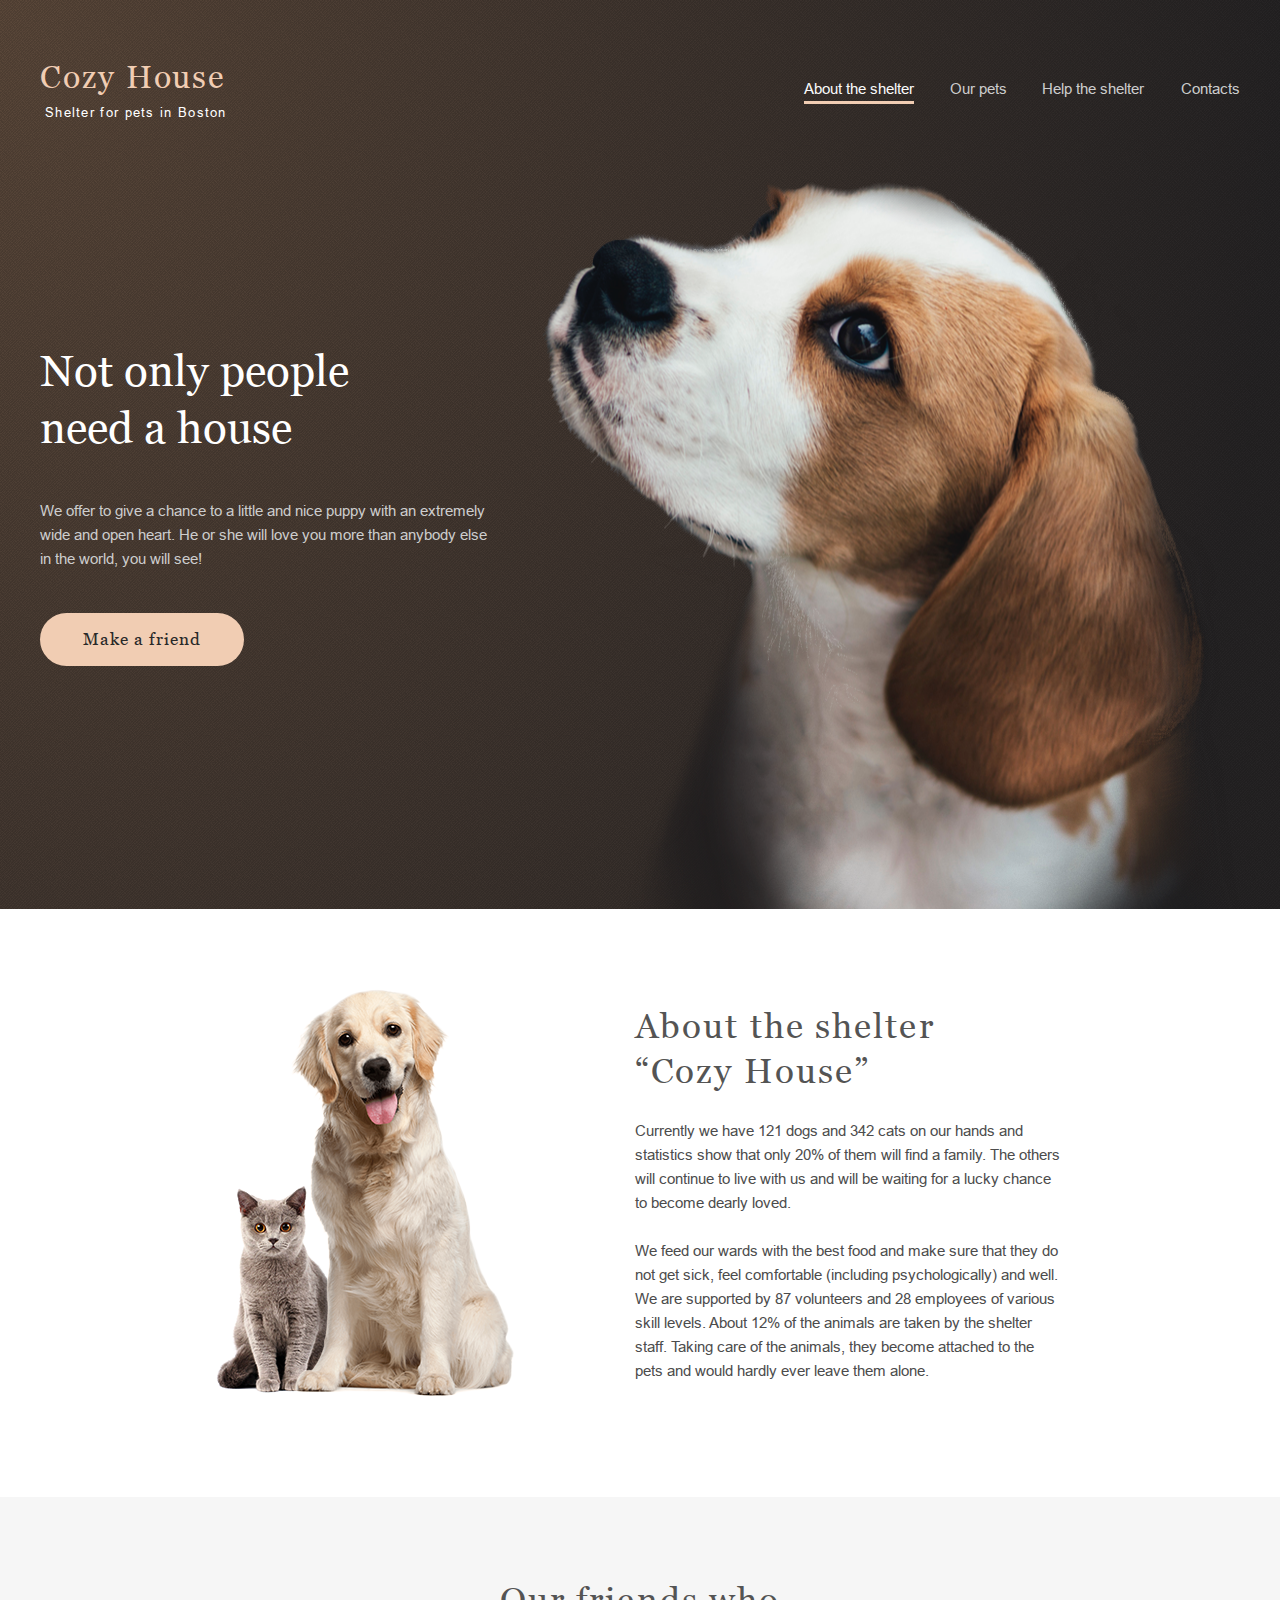
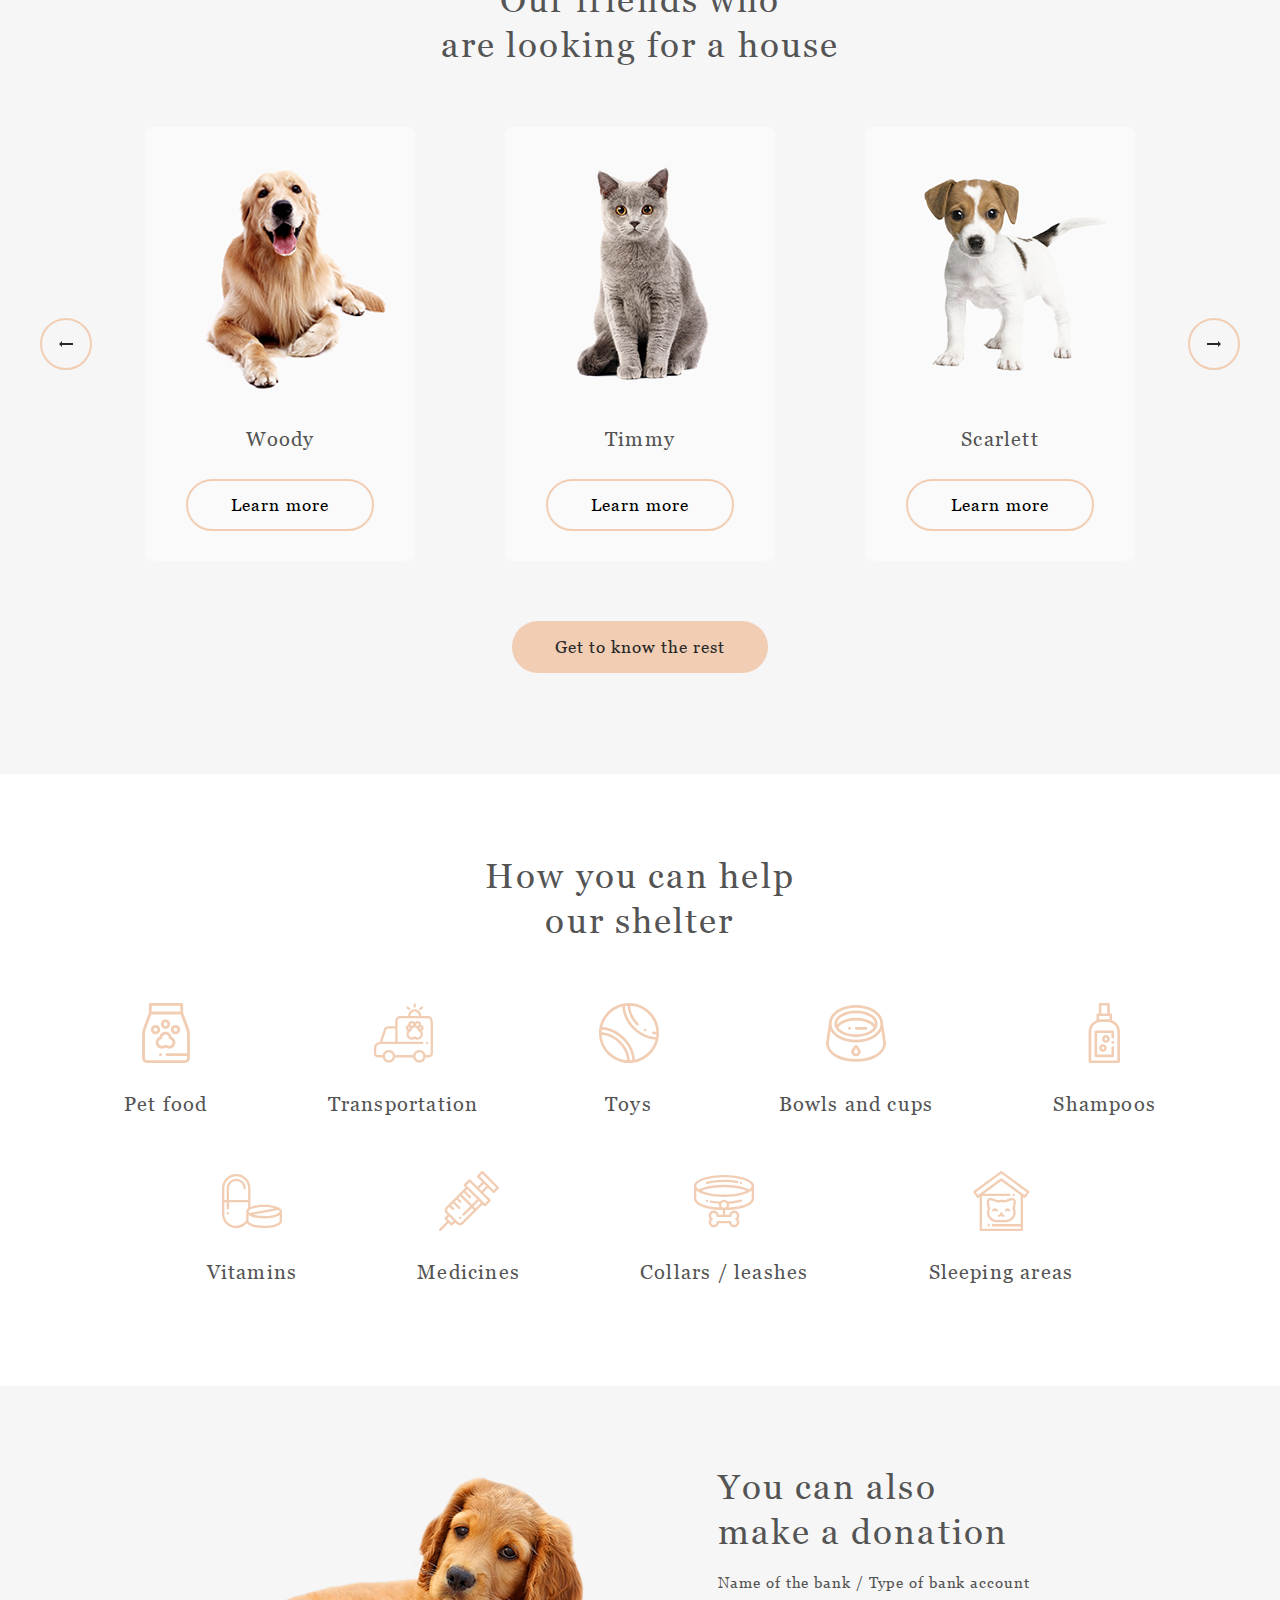
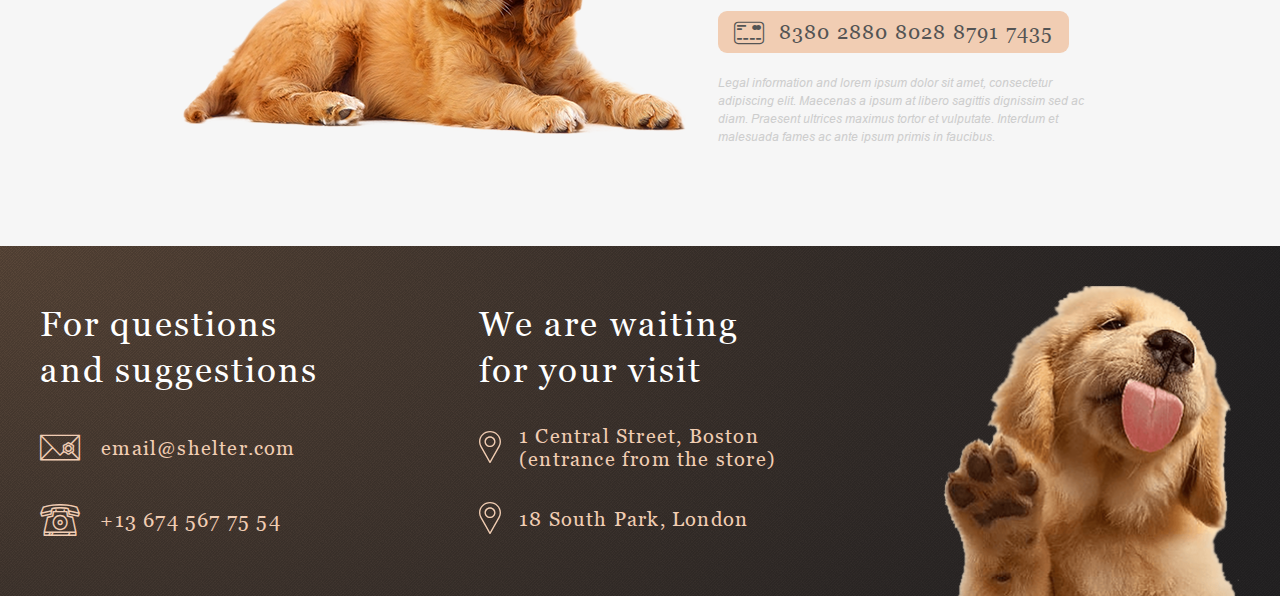
<file: pages/main/index.html>
<!DOCTYPE html>
<html lang="en">

<head>
    <meta charset="UTF-8">
    <meta http-equiv="X-UA-Compatible" content="IE=edge">
    <meta name="viewport" content="width=device-width, initial-scale=1.0">
    <title>Shelter</title>
    <link rel="stylesheet" href="../css/common.css">
    <link rel="stylesheet" href="style.css">
</head>

<body class="lock-padding">
    <div class="wrapper">
        <div class="blackout"></div>
        <header class="header">
            <div class="header__container _container">

                <div class="logo">
                    <a href="#" class="logo__title">
                        <h1>Cozy House</h1>
                    </a>
                    <p class="logo__subtitle">Shelter for pets in Boston</p>
                </div>

                <button class="burger__button" id="burger__button">
                    <span class="burger__line"></span>
                </button>

                <nav class="header__menu">
                    <ul class="menu__list">
                        <li class="menu__item">
                            <a href="#" class="menu__link menu__link_active">About the shelter</a>
                        </li>
                        <li class="menu__item">
                            <a href="../pets/index.html" class="menu__link">Our pets</a>
                        </li>
                        <li class="menu__item">
                            <a href="#help" class="menu__link">Help the shelter</a>
                        </li>
                        <li class="menu__item">
                            <a href="#contacts" class="menu__link">Contacts</a>
                        </li>
                    </ul>
                </nav>

            </div>
        </header>

        <main class="main">
            <section class="start-screen">
                <div class="start-screen__container _container">
                    <div class="start-screen__сontent">
                        <h2 class="start-screen__title title">Not only people need a house</h2>
                        <p class="start-screen__text text">We offer to give a chance to a little and nice puppy with an
                            extremely wide and open heart. He or she will love you more than anybody else in the world,
                            you will see!</p>
                        <div class="start-screen__button"><a href="#our-friends" class="button orange">Make a friend</a>
                        </div>
                    </div>
                    <div class="start-screen-puppy _ibg">
                        <img src="../../assets/images/start-screen-puppy.png" alt="puppy">
                    </div>
                </div>
                <div class="start-screen__img"></div>
            </section>
            <section class="about">
                <div class="about__container _container">
                    <div class="about__pets">
                        <img src="../../assets/images/about-pets.png" alt="pets">
                    </div>
                    <div class="about__content">
                        <h2 class="about__title title_dark">About the shelter “Cozy House”</h2>
                        <p class="about__text text_dark">Currently we have 121 dogs and 342 cats on our hands and
                            statistics
                            show that only 20% of them will find a family. The others will continue to live with us and
                            will be waiting for a lucky chance to become dearly loved.</p>
                        <p class="about__text text_dark">We feed our wards with the best food and make sure that they do
                            not
                            get sick, feel comfortable (including psychologically) and well. We are supported by 87
                            volunteers and 28 employees of various skill levels. About 12% of the animals are taken by
                            the shelter staff. Taking care of the animals, they become attached to the pets and would
                            hardly ever leave them alone.</p>
                    </div>
                </div>
            </section>
            <section class="our-friends" id="our-friends">
                <div class="our-friends__container _container">
                    <div class="our-friends__title title_dark">
                        <h2>Our friends who <br> are looking for a house</h2>
                    </div>
                    <div class="slider">
                        <button class="button-round button-slider" id="slide-previous"><img
                                src="../../assets/icons/left-arrow.svg" alt="left"></button>
                        <div class="slides">
                            <div class="card">
                            </div>
                            <div class="card">
                            </div>
                            <div class="card">
                            </div>
                        </div>
                        <button class="button-round button-slider" id="slide-next"><img
                                src="../../assets/icons/rigth-arrow.svg" alt="right"></button>
                    </div>
                    <a href="../pets/index.html" class="button orange">Get to know the rest</a>
                </div>
            </section>
            <section class="help" id="help">
                <div class="help__container _container">
                    <div class="help__content">
                        <div class="help__title title_dark">How you can help <br>
                            our shelter</div>
                        <ul class="help__list">
                            <div class="help-card__container">
                                <li class="help-card help-card_1">
                                    <img src="../../assets/icons/icon-pet-food.svg" alt="" class="card__img">
                                    <h4 class="help-card__text">Pet food</h4>
                                </li>
                                <li class="help-card help-card_2">
                                    <img src="../../assets/icons/icon-transportation.svg" alt="" class="card__img">
                                    <h4 class="help-card__text">Transportation</h4>
                                </li>
                                <li class="help-card help-card_3">
                                    <img src="../../assets/icons/icon-toys.svg" alt="" class="card__img">
                                    <h4 class="help-card__text">Toys</h4>
                                </li>
                                <li class="help-card help-card_4">
                                    <img src="../../assets/icons/icon-bowls-and-cups.svg" alt="" class="card__img">
                                    <h4 class="help-card__text">Bowls and cups</h4>
                                </li>
                                <li class="help-card help-card_5">
                                    <img src="../../assets/icons/icon-shampoos.svg" alt="" class="card__img">
                                    <h4 class="help-card__text">Shampoos</h4>
                                </li>
                                <li class="help-card help-card_6">
                                    <img src="../../assets/icons/icon-vitamins.svg" alt="" class="card__img">
                                    <h4 class="help-card__text">Vitamins</h4>
                                </li>
                                <li class="help-card help-card_7">
                                    <img src="../../assets/icons/icon-medicines.svg" alt="" class="card__img">
                                    <h4 class="help-card__text">Medicines</h4>
                                </li>
                                <li class="help-card help-card_8">
                                    <img src="../../assets/icons/icon-collars-leashes.svg" alt="" class="card__img">
                                    <h4 class="help-card__text">Collars / leashes</h4>
                                </li>
                                <li class="help-card help-card_9">
                                    <img src="../../assets/icons/icon-sleeping-area.svg" alt="" class="card__img">
                                    <h4 class="help-card__text">Sleeping areas</h4>
                                </li>
                            </div>
                        </ul>
                    </div>
                </div>
            </section>
            <section class="donation">
                <div class="donation__container _container">
                    <img src="../../assets/images/donation-dog.png" alt="donation-dog" class="donation__img">
                    <div class="donation__content">
                        <h3 class="donation__title title_dark">You can also make a donation</h3>
                        <h5>Name of the bank / Type of bank account</h5>
                        <a href="#" class="donation__credit-card _icon-credit-card">8380 2880 8028 8791 7435</a>
                        <p class="donation__text text">Legal information and lorem ipsum dolor sit amet, consectetur
                            adipiscing elit. Maecenas a ipsum at libero sagittis dignissim sed ac diam. Praesent
                            ultrices maximus tortor et vulputate. Interdum et malesuada fames ac ante ipsum primis in
                            faucibus.</p>
                    </div>
                </div>
            </section>
        </main>

        <footer class=" footer" id="contacts">
            <div class="footer__container _container">
                <div class="questions footer-content">
                    <h3 class="questions__title title">For questions and suggestions</h3>
                    <div class="questions__email">
                        <a href="mailto:email@shelter.com" class="_icon-mail">email@shelter.com</a>
                    </div>
                    <div class="questions__tel _icon-phone">
                        <a href="tel:+136745677554">+13 674 567 75 54</a>
                    </div>
                </div>
                <div class="location footer-content footer-content_location">
                    <h3 class="location__title title">We are waiting for your visit</h3>
                    <div class="location__city">
                        <a href="https://goo.gl/maps/WXGCqMCgQn9aDzmUA">1 Central Street, Boston (entrance from the
                            store)</a>
                    </div>
                    <div class="location__city location__city_london">
                        <a href="https://goo.gl/maps/vpoNFBggdUJtLh3V6">18 South Park, London </a>
                    </div>
                </div>
                <div class="footer__puppy _ibg">
                    <img src="../../assets/images/footer-puppy.png" alt="puppy">
                </div>
            </div>
        </footer>

        <div id="popup" class="popup">
            <div class="popup__body">
                <div class="popup__container">
                    <button class="button-round close-popup"><img
                        src="../../assets/icons/close.svg" alt="close"></button>
                    <div class="popup__content">
                        <!-- <img src="../../assets/images/jennifer.png" alt="jennifer" class="popup__image">
                        <div class="popup__text">
                            <div class="popup__title">Jennifer</div>
                            <h4 class="popup__subtitle">Dog - Labrador</h4>
                            <p class="popup__description">Jennifer is a sweet 2 months old Labrador that is patiently
                                waiting to
                                find a new forever home. This girl really enjoys being able to go outside to run and
                                play, but
                                won't hesitate to play up a storm in the house if she has all of her favorite toys.</p>
                            <ul class="popup__list">
                                <li class="popup__item">
                                    <h5>Age:</h5> 2 months
                                </li>
                                <li class="popup__item">
                                    <h5>Inoculations:</h5> none
                                </li>
                                <li class="popup__item">
                                    <h5>Diseases:</h5> none
                                </li>
                                <li class="popup__item">
                                    <h5>Parasites:</h5> none
                                </li>
                            </ul>
                        </div> -->
                    </div>
                </div>
            </div>
        </div>

        <script src="../js/script.js" type="module"></script>
        <script src="../js/modules/slider.js"></script>
        <script src="../js/modules/popup.js"></script>
</body>

</html>
</file>
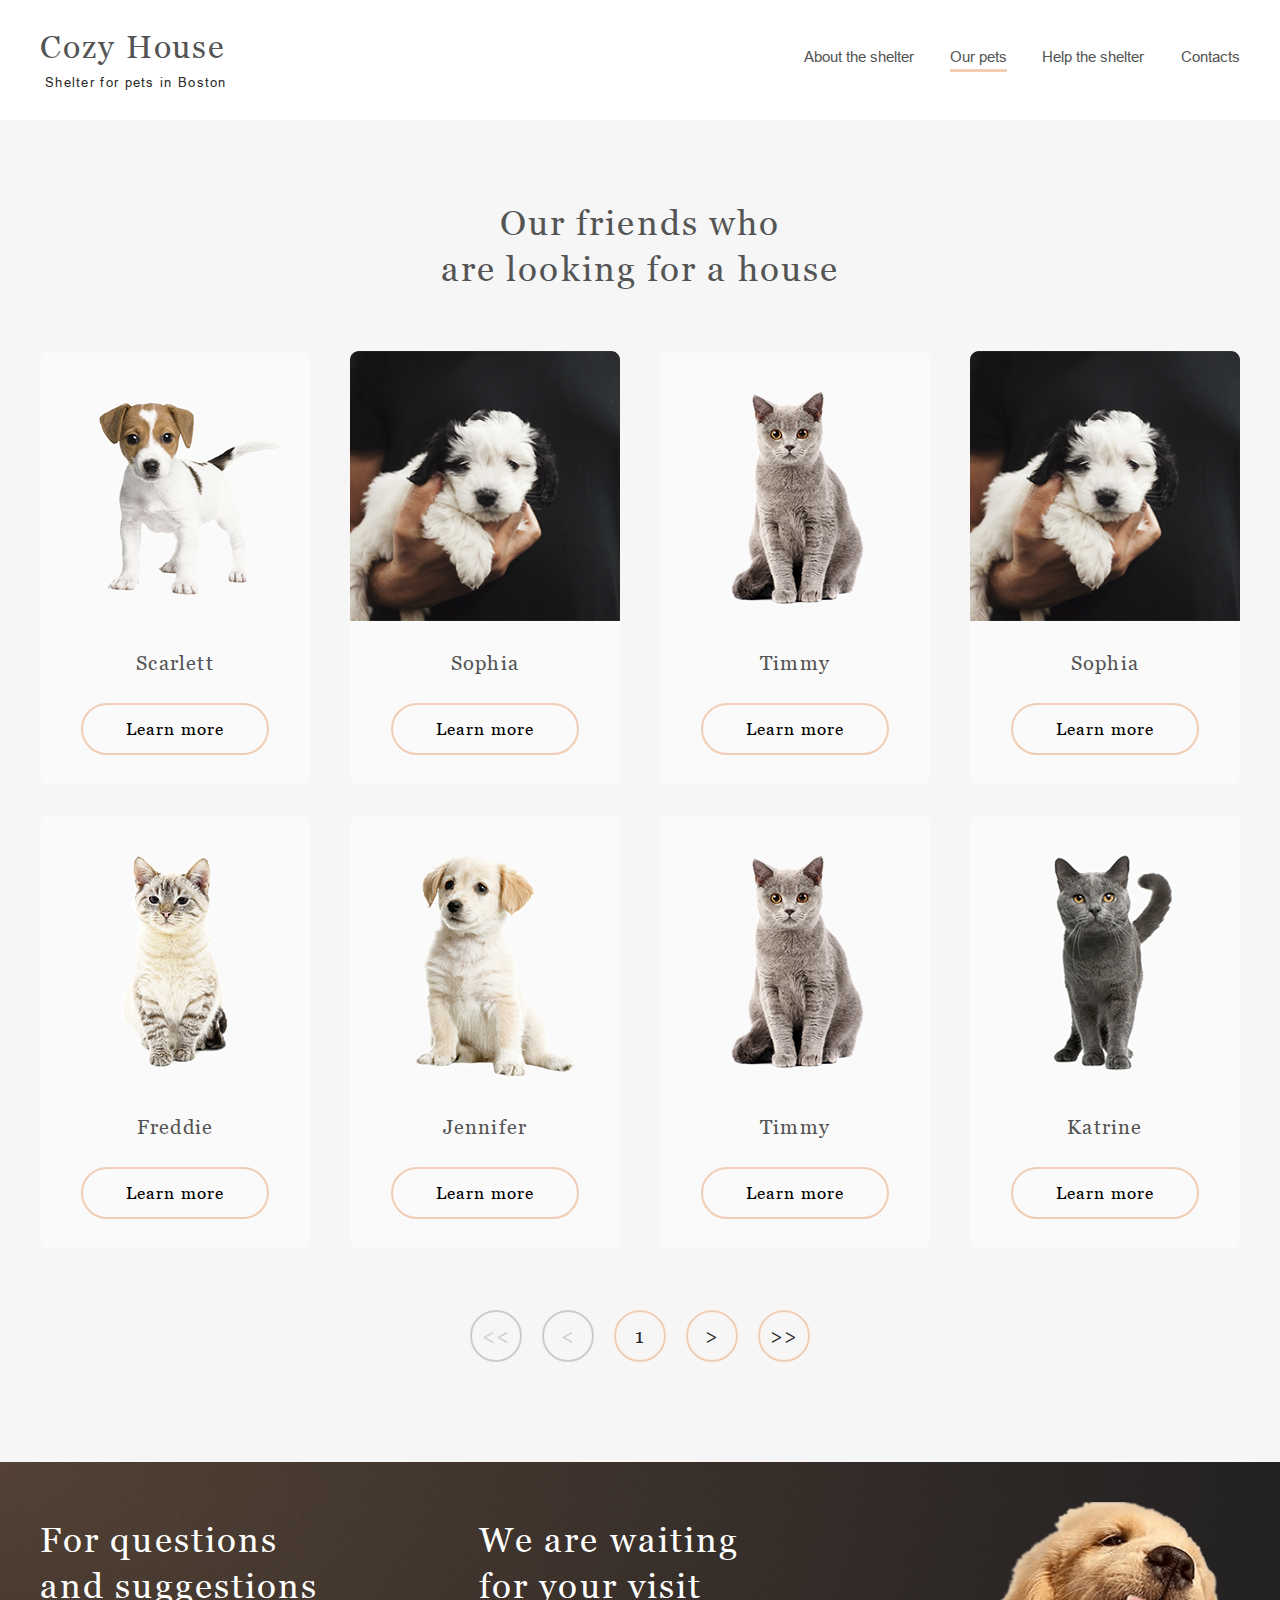
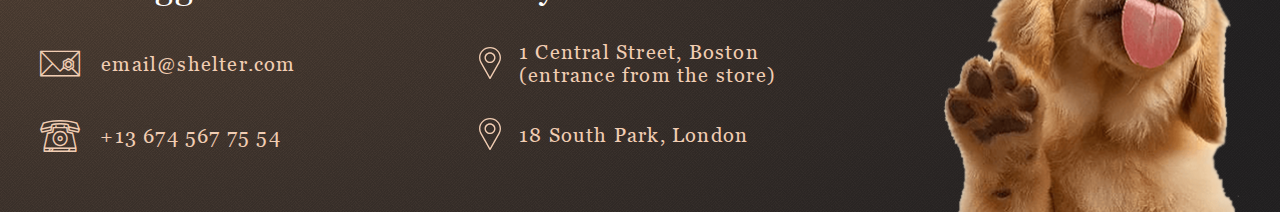
<file: pages/pets/index.html>
<!DOCTYPE html>
<html lang="en">

<head>
    <meta charset="UTF-8">
    <meta http-equiv="X-UA-Compatible" content="IE=edge">
    <meta name="viewport" content="width=device-width, initial-scale=1.0">
    <title>Our pets</title>
    <link rel="stylesheet" href="../css/common.css">
    <link rel="stylesheet" href="style.css">
</head>

<body class="lock-padding">
    <div class="wrapper">
        <div class="blackout"></div>
        <header class="header">
            <div class="header__container _container">

                <div class="logo">
                    <a href="../main/index.html" class="logo__title">
                        <h1>Cozy House</h1>
                    </a>
                    <p class="logo__subtitle">Shelter for pets in Boston</p>
                </div>

                <button class="burger__button" id="burger__button">
                    <span class="burger__line"></span>
                </button>

                <nav class="header__menu">
                    <ul class="menu__list">
                        <li class="menu__item">
                            <a href="../main/index.html" class="menu__link menu__link">About the shelter</a>
                        </li>
                        <li class="menu__item">
                            <a href="#" class="menu__link menu__link_active">Our pets</a>
                        </li>
                        <li class="menu__item">
                            <a href="../main/index.html#help" class="menu__link">Help the shelter</a>
                        </li>
                        <li class="menu__item">
                            <a href="#contacts" class="menu__link">Contacts</a>
                        </li>
                    </ul>
                </nav>

            </div>
        </header>

        <main class="main">
            <section class="our-friends" id="our-friends">
                <div class="our-friends__container _container">
                    <div class="our-friends__title title_dark">
                        <h2>Our friends who <br> are looking for a house</h2>
                    </div>
                    <div class="cards__container">

                    </div>
                    <div class="navigation-button">
                        <button class="button-round _inactive pagination" id="first-page">
                            <h4>
                                << </h4>
                        </button>
                        <button class="button-round _inactive pagination" id="previous">
                            <h4>
                                < </h4>
                        </button>
                        <button class="button-round _active pagination" id="actual-page">
                            <h4>1</h4>
                        </button>
                        <button class="button-round pagination" id="next">
                            <h4>></h4>
                        </button>
                        <button class="button-round pagination" id="last-page">
                            <h4>>></h4>
                        </button>
                    </div>

                </div>
            </section>
        </main>

        <footer class=" footer" id="contacts">
            <div class="footer__container _container">
                <div class="questions footer-content">
                    <h3 class="questions__title title">For questions and suggestions</h3>
                    <div class="questions__email">
                        <a href="mailto:email@shelter.com" class="_icon-mail">email@shelter.com</a>
                    </div>
                    <div class="questions__tel _icon-phone">
                        <a href="tel:+136745677554">+13 674 567 75 54</a>
                    </div>
                </div>
                <div class="location footer-content footer-content_location">
                    <h3 class="location__title title">We are waiting for your visit</h3>
                    <div class="location__city">
                        <a href="https://goo.gl/maps/WXGCqMCgQn9aDzmUA">1 Central Street, Boston (entrance from the
                            store)</a>
                    </div>
                    <div class="location__city location__city_london">
                        <a href="https://goo.gl/maps/vpoNFBggdUJtLh3V6">18 South Park, London </a>
                    </div>
                </div>
                <div class="footer__puppy _ibg">
                    <img src="../../assets/images/footer-puppy.png" alt="puppy">
                </div>
            </div>
        </footer>

        <div id="popup" class="popup">
            <div class="popup__body">
                <div class="popup__container">
                    <button class="button-round close-popup"><img
                        src="../../assets/icons/close.svg" alt="close"></button>
                    <div class="popup__content">
                    </div>
                </div>
            </div>
        </div>

    </div>
    <script src="../js/script.js" type="module"></script>
    <script src="../js/modules/slider.js"></script>
    <script src="../js/modules/pagination.js"></script>
    <script src="../js/modules/popup.js"></script>
</body>

</html>
</file>
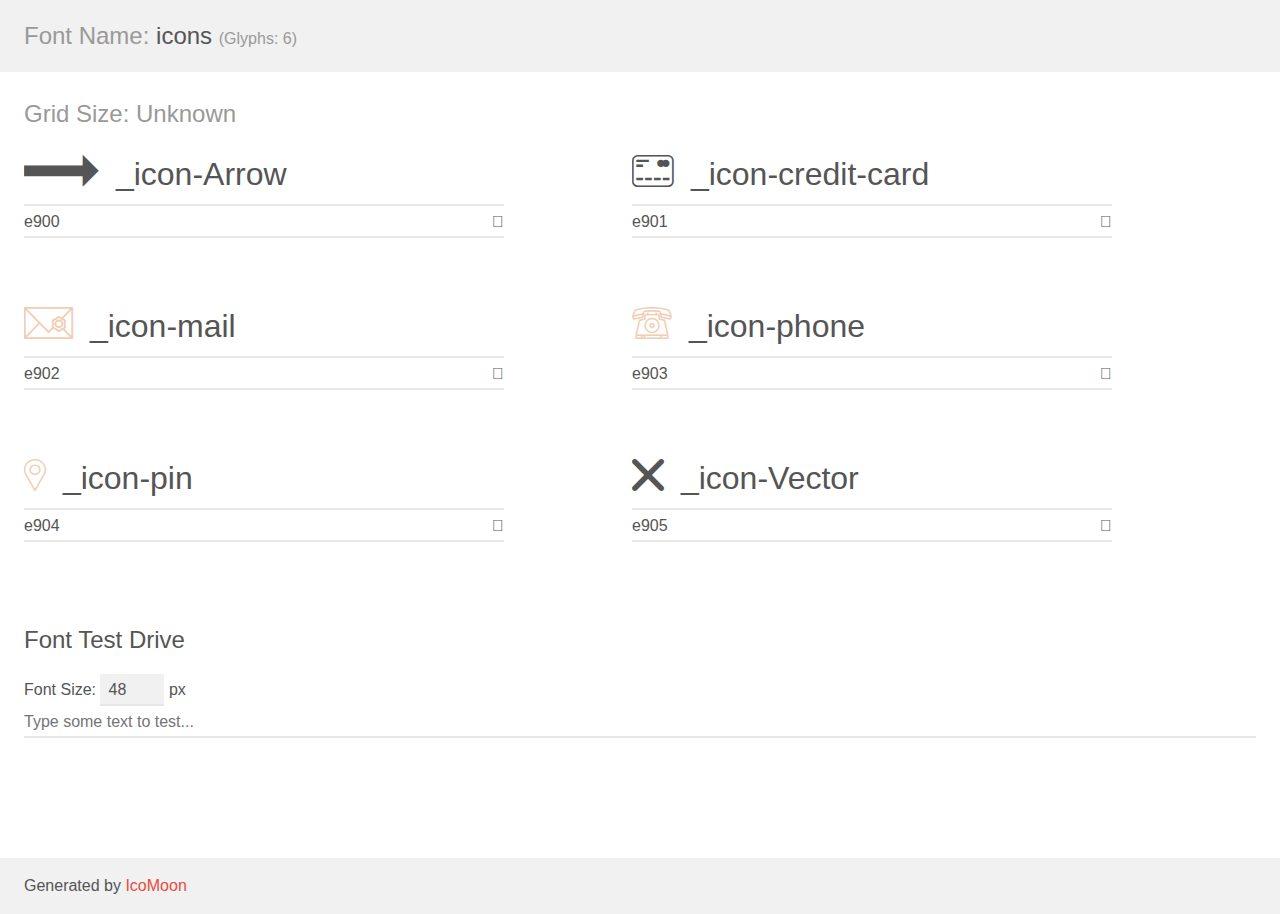
<file: assets/fonts/Icon_font/demo.html>
<!doctype html>
<html>
<head>
    <meta charset="utf-8">
    <title>IcoMoon Demo</title>
    <meta name="description" content="An Icon Font Generated By IcoMoon.io">
    <meta name="viewport" content="width=device-width, initial-scale=1">
    <link rel="stylesheet" href="demo-files/demo.css">
    <link rel="stylesheet" href="style.css"></head>
<body>
    <div class="bgc1 clearfix">
        <h1 class="mhmm mvm"><span class="fgc1">Font Name:</span> icons <small class="fgc1">(Glyphs:&nbsp;6)</small></h1>
    </div>
    <div class="clearfix mhl ptl">
        <h1 class="mvm mtn fgc1">Grid Size: Unknown</h1>
        <div class="glyph fs1">
            <div class="clearfix bshadow0 pbs">
                <span class="_icon-Arrow"></span>
                <span class="mls"> _icon-Arrow</span>
            </div>
            <fieldset class="fs0 size1of1 clearfix hidden-false">
                <input type="text" readonly value="e900" class="unit size1of2" />
                <input type="text" maxlength="1" readonly value="&#xe900;" class="unitRight size1of2 talign-right" />
            </fieldset>
            <div class="fs0 bshadow0 clearfix hidden-true">
                <span class="unit pvs fgc1">liga: </span>
                <input type="text" readonly value="" class="liga unitRight" />
            </div>
        </div>
        <div class="glyph fs1">
            <div class="clearfix bshadow0 pbs">
                <span class="_icon-credit-card"></span>
                <span class="mls"> _icon-credit-card</span>
            </div>
            <fieldset class="fs0 size1of1 clearfix hidden-false">
                <input type="text" readonly value="e901" class="unit size1of2" />
                <input type="text" maxlength="1" readonly value="&#xe901;" class="unitRight size1of2 talign-right" />
            </fieldset>
            <div class="fs0 bshadow0 clearfix hidden-true">
                <span class="unit pvs fgc1">liga: </span>
                <input type="text" readonly value="" class="liga unitRight" />
            </div>
        </div>
        <div class="glyph fs1">
            <div class="clearfix bshadow0 pbs">
                <span class="_icon-mail"></span>
                <span class="mls"> _icon-mail</span>
            </div>
            <fieldset class="fs0 size1of1 clearfix hidden-false">
                <input type="text" readonly value="e902" class="unit size1of2" />
                <input type="text" maxlength="1" readonly value="&#xe902;" class="unitRight size1of2 talign-right" />
            </fieldset>
            <div class="fs0 bshadow0 clearfix hidden-true">
                <span class="unit pvs fgc1">liga: </span>
                <input type="text" readonly value="" class="liga unitRight" />
            </div>
        </div>
        <div class="glyph fs1">
            <div class="clearfix bshadow0 pbs">
                <span class="_icon-phone"></span>
                <span class="mls"> _icon-phone</span>
            </div>
            <fieldset class="fs0 size1of1 clearfix hidden-false">
                <input type="text" readonly value="e903" class="unit size1of2" />
                <input type="text" maxlength="1" readonly value="&#xe903;" class="unitRight size1of2 talign-right" />
            </fieldset>
            <div class="fs0 bshadow0 clearfix hidden-true">
                <span class="unit pvs fgc1">liga: </span>
                <input type="text" readonly value="" class="liga unitRight" />
            </div>
        </div>
        <div class="glyph fs1">
            <div class="clearfix bshadow0 pbs">
                <span class="_icon-pin"></span>
                <span class="mls"> _icon-pin</span>
            </div>
            <fieldset class="fs0 size1of1 clearfix hidden-false">
                <input type="text" readonly value="e904" class="unit size1of2" />
                <input type="text" maxlength="1" readonly value="&#xe904;" class="unitRight size1of2 talign-right" />
            </fieldset>
            <div class="fs0 bshadow0 clearfix hidden-true">
                <span class="unit pvs fgc1">liga: </span>
                <input type="text" readonly value="" class="liga unitRight" />
            </div>
        </div>
        <div class="glyph fs1">
            <div class="clearfix bshadow0 pbs">
                <span class="_icon-Vector"></span>
                <span class="mls"> _icon-Vector</span>
            </div>
            <fieldset class="fs0 size1of1 clearfix hidden-false">
                <input type="text" readonly value="e905" class="unit size1of2" />
                <input type="text" maxlength="1" readonly value="&#xe905;" class="unitRight size1of2 talign-right" />
            </fieldset>
            <div class="fs0 bshadow0 clearfix hidden-true">
                <span class="unit pvs fgc1">liga: </span>
                <input type="text" readonly value="" class="liga unitRight" />
            </div>
        </div>
    </div>

    <!--[if gt IE 8]><!-->
    <div class="mhl clearfix mbl">
        <h1>Font Test Drive</h1>
        <label>
            Font Size: <input id="fontSize" type="number" class="textbox0 mbm"
            min="8" value="48" />
            px
        </label>
        <input id="testText" type="text" class="phl size1of1 mvl"
        placeholder="Type some text to test..." value=""/>
        <div id="testDrive" class="_icon-" style="font-family: icons">&nbsp;
        </div>
    </div>
    <!--<![endif]-->
    <div class="bgc1 clearfix">
        <p class="mhl">Generated by <a href="https://icomoon.io/app">IcoMoon</a></p>
    </div>

    <script src="demo-files/demo.js"></script>
</body>
</html>
</file>
<file: pages/css/common.css>
/*Обнуление*/
* {
    padding: 0;
    margin: 0;
    border: 0;
}

*,
*:before,
*:after {
    -moz-box-sizing: border-box;
    -webkit-box-sizing: border-box;
    box-sizing: border-box;
}

:focus,
:active {
    outline: none;
}

a:focus,
a:active {
    outline: none;
}

nav,
footer,
header,
aside {
    display: block;
}

html,
body {
    height: 100%;
    width: 100%;
    font-size: 100%;
    line-height: 1;
    /* font-size: 16px; */
    -ms-text-size-adjust: 100%;
    -moz-text-size-adjust: 100%;
    -webkit-text-size-adjust: 100%;
}

input,
button,
textarea {
    font-family: inherit;
}

input::-ms-clear {
    display: none;
}

button {
    cursor: pointer;
}

button::-moz-focus-inner {
    padding: 0;
    border: 0;
}

a,
a:visited {
    text-decoration: none;
}

a:hover {
    text-decoration: none;
}

ul li {
    list-style: none;
}

img {
    vertical-align: top;
}

h1,
h2,
h3,
h4,
h5,
h6 {
    font-size: inherit;
    font-weight: inherit;
}

/*--------------------*/

/*-----------------------------подключение шрифтов------------------------------------*/

@font-face {
    font-family: "Arial";
    src: url("../../assets/fonts/arial.eot") format("eot"),
        url("../../assets/fonts/arial.woff") format("woff"),
        url("../../assets/fonts/arial.woff2") format("woff2"),
        url("../../assets/fonts/arial.ttf") format("ttf");
    font-weight: 400;
    font-style: normal;
    font-display: swap;
}

@font-face {
    font-family: "Arial";
    src: url("../../assets/fonts/arial-italic.eot") format("eot"),
        url("../../assets/fonts/arial-italic.woff") format("woff"),
        url("../../assets/fonts/arial-italic.woff2") format("woff2"),
        url("../../assets/fonts/arial-italic.ttf") format("ttf");
    font-weight: 400;
    font-style: italic;
    font-display: swap;
}

@font-face {
    font-family: "Georgia";
    src: url("../../assets/fonts/georgia.eot") format("eot"),
        url("../../assets/fonts/georgia.woff") format("woff"),
        url("../../assets/fonts/georgia.woff2") format("woff2"),
        url("../../assets/fonts/georgia.ttf") format("ttf");
    font-weight: 400;
    font-style: normal;
    font-display: swap;
}

@font-face {
    font-family: "Georgia";
    src: url("../../assets/fonts/georgia-italic.eot") format("eot"),
        url("../../assets/fonts/georgia-italic.woff") format("woff"),
        url("../../assets/fonts/georgia-italic.woff2") format("woff2"),
        url("../../assets/fonts/georgia-italic.ttf") format("ttf");
    font-weight: 400;
    font-style: italic;
    font-display: swap;
}

@font-face {
    font-family: "Georgia";
    src: url("../../assets/fonts/georgia-bold.eot") format("eot"),
        url("../../assets/fonts/georgia-bold.woff") format("woff"),
        url("../../assets/fonts/georgia-bold.woff2") format("woff2"),
        url("../../assets/fonts/georgia-bold.ttf") format("ttf");
    font-weight: 700;
    font-style: normal;
    font-display: swap;
}

@font-face {
    font-family: 'icons';
    src: url('../../assets/fonts/icons.eot?ieyt73#iefix'),
        url('../../assets/fonts/icons.ttf?ieyt73') format('truetype'),
        url('../../assets/fonts/icons.woff?ieyt73') format('woff'),
        url('../../assets/fonts/icons.svg?ieyt73#icons') format('svg');
    font-weight: normal;
    font-style: normal;
    font-display: block;
}

[class^="_icon-"]::before,
[class*=" _icon-"]::before {
    /* use !important to prevent issues with browser extensions that change fonts */
    font-family: 'icons' !important;
    speak: never;
    font-style: normal;
    font-weight: normal;
    font-variant: normal;
    text-transform: none;
    line-height: 1;

    /* Better Font Rendering =========== */
    -webkit-font-smoothing: antialiased;
    -moz-osx-font-smoothing: grayscale;
}

._icon-Arrow:before {
    content: "\e900";
}

._icon-credit-card:before {
    content: "\e901";
    font-size: 23px;
    padding-right: 14px;
    position: relative;
    top: 4px;
}

._icon-mail:before {
    content: "\e902";
    color: #f1cdb3;
    font-size: 26px;
    padding-right: 20px;
    position: relative;
    top: 4px;
}

._icon-phone:before {
    content: "\e903";
    color: #f1cdb3;
    font-size: 32px;
    padding-right: 13px;
    position: relative;
    top: 7px;
}

._icon-pin:before {
    content: "\e904";
    color: #f1cdb3;
    font-size: 32px;
    padding-right: 12px;
    position: relative;
    top: 18px;
}

._icon-Vector:before {
    content: "\e905";
}

/* ------------------------------------------------------------------------------------------------------------ */

body {
    font-family: Georgia;
    font-size: 0.9375rem;
    font-style: normal;
    font-weight: 400;
    color: #C4C4C4;
}

body._lock {
    overflow: hidden;
}

.wrapper {
    min-height: 100%;
    overflow: hidden;
    display: flex;
    flex-direction: column;
}

._container {
    max-width: 1200px;
    margin: 0 auto;
    padding-left: 40px;
    padding-right: 40px;
    box-sizing: content-box;
}

@media (max-width: 1200px) {
    ._container {
        padding-left: 30px;
        padding-right: 30px;
    }
}

@media (max-width: 320px) {
    ._container {
        padding-left: 10px;
        padding-right: 10px;
    }
}

._ibg {
    position: relative;
}

._ibg img {
    position: absolute;
    width: 100%;
    height: 100%;
    top: 0;
    left: 0;
    object-fit: cover;
}

.title {
    font-size: 44px;
    line-height: 130%;
    color: #FFFFFF;
}


@media (max-width: 750px) {
    .title {
        font-size: 40px;
    }
}

@media (max-width: 400px) {
    .title {
        font-size: 25px;
    }
}

.title_dark {
    font-size: 35px;
    line-height: 130%;
    letter-spacing: 0.06em;
    color: #545454;
}

@media (max-width: 320px) {
    .title_dark {
        font-size: 25px;
    }
}

.button {
    display: inline-block;
    padding: 13px 43px;
    cursor: pointer;
    background-color: transparent;
    border: none;
    border-radius: 100px;
    font-family: 'Georgia';
    font-size: 17px;
    line-height: 130%;
    letter-spacing: 0.06em;
}

.button.orange:hover {
    background: #FDDCC4;
    border: none;
}

.orange {
    background: #F1CDB3;
    color: #292929;
    padding-bottom: 15px;
    padding-top: 15px;
}

.border {
    border: 2px solid #F1CDB3;
}

/*-----------------------------header------------------------------------*/

.header {
    position: absolute;
    width: 100%;
    top: 60px;
    left: 0;
    z-index: 4;
}

@media (max-width: 1200px) {
    .header {
        top: 30px;
    }
}

.header__container {
    display: flex;
    min-height: 60px;
    align-items: center;
    justify-content: space-between;
}

.logo__title {
    font-size: 32px;
    color: #F1CDB3;
    letter-spacing: 0.06em;
    line-height: 110%;
}

.logo__subtitle {
    font-family: Arial, "Helvetica Neue", Helvetica, sans-serif;
    font-weight: 400px;
    font-size: 0.8125rem;
    line-height: 0.9375rem;
    letter-spacing: 0.1em;
    color: #FFFFFF;
    padding: 10px 0 0 5px;
}

.menu__list {
    display: flex;
    flex-wrap: wrap;
    margin-top: -2px;
}

@media (max-width: 767px) {
    .burger__button {
        z-index: 5;
        display: block;
        position: absolute;
        top: 30px;
        right: 53px;
        align-content: center;
        width: 30px;
        height: 22px;
        cursor: pointer;
        background-color: transparent;
    }

    .burger__button span,
    .burger__button::before,
    .burger__button::after {
        left: 0;
        position: absolute;
        height: 2px;
        width: 100%;
        transition: all 0.3s ease 0s;
        background-color: #F1CDB3;
    }

    .burger__button::before,
    .burger__button::after {
        content: '';
    }

    .burger__button::before {
        top: 0;
    }

    .burger__button::after {
        bottom: 0;
    }

    .burger__button span {
        top: 50%;
        transform: scale(1) translate(0px, -50%);
    }

    .burger__button._active {
        top: 49px;
        right: 65px;
        transform: rotate(90deg) translate(0px, -50%);
        transition: transform 1.2s ease 0s;
    }

    .burger__button {
        transform: rotate(0deg) translate(0px, -50%);
        transition: transform 1.2s ease 0s;
    }

    .blackout._active {
        position: fixed;
        top: 0;
        left: 0;
        width: 100vw;
        height: 100vh;
        background: rgba(41, 41, 41, 0.6);
        z-index: 4;
    }

    .header._active {
        position: fixed;
        top: 0;
        left: 100%;
        width: 320px;
        height: 100vh;
        padding-left: 0;
        padding-right: 0;
        transform: translate(-100%, 0);
        transition: transform 0.8s ease 0s;
        background: #292929;
        z-index: 5;
    }

    .header__container._active {
        padding-left: 0;
        padding-right: 0;
    }

    .logo._active {
        padding-top: 30px;
        margin-left: 10px;
    }

    .header__menu {
        display: none;
    }

    .header__menu._active {
        position: absolute;
        display: flex;
        justify-content: center;
        top: 90px;
        right: 0;
        width: 320px;
        height: 100vh;
        overflow: auto;
        background: #292929;
        transform: translate(0, 0);
        z-index: 5;
    }

    .menu__list {
        flex-direction: column;
        text-align: center;
        padding-top: 163px;
    }

    .menu__list li:not(:last-child) {
        margin-bottom: 40px;
    }

    .menu__link {
        font-size: 32px;
    }

    .menu__item:nth-child(1) {
        margin-right: 0;
    }

    .menu__item:nth-child(2) {
        margin-right: 0;
    }

    .menu__item:nth-child(3) {
        margin-right: 0;
    }
}

/*-----------------------------main - start-screen------------------------------------*/

.main {
    flex: 1 1 auto;
}

/*-----------------------------footer------------------------------------*/

.footer {
    background: url(../../assets/images/noise_transparent.png),
        radial-gradient(100% 215.42% at 0% 0%, #5B483A 0%, #262425 100%),
        url(../../assets/images/start-screen-background.jpg) 0 0 / cover no-repeat;
    z-index: 2;
}

.footer__container {
    display: flex;
    flex-wrap: wrap;
    padding-top: 40px;
    justify-content: center;
    align-items: flex-start;
}

@media (max-width: 1200px) {
    .footer__container {
        padding-top: 30px;
    }
}

@media (max-width: 767px) {
    .footer__container {
        padding: 30px 10px 0;
    }
}

.footer-content {
    padding-top: 16px;
}

@media (max-width: 1200px) {
    .footer-content {
        padding-top: 0;
        padding-left: 34px;
    }

    .footer-content_location {
        padding-left: 19px;
        margin-bottom: 31px;
    }
}

@media (max-width: 767px) {
    .footer-content {
        padding: 0;
    }

    .footer-content_location {
        padding: 0;
        margin-bottom: 0;
    }
}

.questions {
    flex: 0 0 439px;
    min-width: 234px;
}

@media (max-width: 1200px) {
    .questions {
        flex: 0 0 50%;
    }
}

@media (max-width: 767px) {
    .questions {
        flex: 0 0 100%;
    }
}

.footer a {
    color: #F1CDB3;
}

.questions__title {
    max-width: 290px;
    font-size: 35px;
    line-height: 130%;
    letter-spacing: 0.06em;
    margin: 0 0 38px 0;
}

@media (max-width: 767px) {
    .questions__title {
        max-width: none;
        font-size: 25px;
        text-align: center;
    }
}

.questions__email {
    font-size: 20px;
    line-height: 115%;
    margin: 0 0 37px 0;
    letter-spacing: 0.06em;
}

@media (max-width: 767px) {
    .questions__email {
        text-align: center;
        margin: 0 auto 37px;
    }
}

.questions__tel {
    font-size: 20px;
    line-height: 115%;
    letter-spacing: 0.06em;
}

@media (max-width: 767px) {
    .questions__tel {
        text-align: center;
        margin: 0 auto 44px;
    }
}

.location {
    flex: 0 0 461px;
    min-width: 234px;
}

@media (max-width: 1200px) {
    .location {
        flex: 0 0 50%;
    }
}

@media (max-width: 767px) {
    .location {
        flex: 0 0 100%;
    }
}

.location__title {
    max-width: 290px;
    font-size: 35px;
    line-height: 130%;
    letter-spacing: 0.06em;
    margin-bottom: 32px;
}

@media (max-width: 767px) {
    .location__title {
        max-width: none;
        font-size: 25px;
        text-align: center;
        padding: 0 10px;
        margin-bottom: 39px;
    }
}

.location__city {
    position: relative;
    width: 300px;
    font-size: 20px;
    line-height: 115%;
    letter-spacing: 0.06em;
    padding-left: 40px;
    margin-bottom: 37px;
}

@media (max-width: 767px) {
    .location__city {
        margin: 0 auto 45px;
    }
}

.location__city::before {
    content: '';
    width: 22px;
    height: 32px;
    position: absolute;
    top: 6px;
    left: 0px;
    background: url('../../assets/icons/icon-marker.svg') 0 0 no-repeat;
}

.location__city_london::before {
    position: absolute;
    top: -6px;
    left: 0px;
}

.footer__puppy {
    width: 300px;
    height: 310px;

}

@media (max-width: 767px) {
    .footer__puppy {
        width: 260px;
        height: 269px;
    }
}

.footer__puppy img {
    z-index: 3;
}

/*-----------------------------popup------------------------------------*/

.popup {
    position: fixed;
    width: 100%;
    height: 100%;
    background: rgba(41, 41, 41, 0.6);
    top: 0;
    left: 0;
    opacity: 0;
    visibility: hidden;
    overflow-y: auto;
    overflow-x: hidden;
    transition: all 0.3s ease 0s;
    z-index: 5;
}

.popup.open {
    opacity: 1;
    visibility: visible;
}

.popup__body {
    min-height: 100%;
    display: flex;
    align-items: center;
    justify-content: center;
}

.popup__container {
    position: relative;
    max-width: 1004px;
    max-height: 604px;
}

@media (max-width: 1199px) {
    .popup__container {
        position: relative;
        max-width: 734px;
        max-height: 454px;
    }
}

@media (max-width: 767px) {
    .popup__container {
        position: relative;
        max-width: 300px;
        max-height: 445px;
    }
}

.popup__container button {
    position: absolute;
    top: -52px;
    right: 10px;
    width: 52px;
    height: 52px;
    display: flex;
    align-items: center;
    justify-content: center;
    border: 2px solid #F1CDB3;
    border-radius: 100px;
}

@media (max-width: 1199px) {
    .popup__container button {
        right: -43px;
    }
}

@media (max-width: 767px) {
    .popup__container button {
        right: -30px;
    }
}

.popup__close {}

.popup__content {
    position: relative;
    font-family: 'Georgia';
    font-style: normal;
    font-weight: 400;
    color: #000000;
    display: flex;
    background: #FAFAFA;
    border-radius: 9px;
    max-width: 89.64%;
    margin: 0 auto;
}

@media (max-width: 1199px) {
    .popup__content {
        max-width: 630px;
    }
}

@media (max-width: 767px) {
    .popup__content {
        max-width: 240px;
    }
}

.popup__content:hover {
    box-shadow: 0px 2px 35px 14px rgba(13, 13, 13, 0.04);
}

.popup__container:not(:hover) .button-round {
    background: #FDDCC4;
    border: none;
}

.popup__image {
    height: 500px;
    width: auto;
    border-radius: 9px;
}

@media (max-width: 1199px) {
    .popup__image {
        height: 350px;
        width: auto;
        border-radius: 9px;
    }
}

@media (max-width: 767px) {
    .popup__image {
        display: none;
    }
}

.popup__text {
    padding: 50px 20px 73px 29px;
}

@media (max-width: 1199px) {
    .popup__text {
        padding: 10px 5px 20px 11px;
    }
}

@media (max-width: 767px) {
    .popup__text {
        padding: 10px;
    }
}

.popup__title {
    font-size: 35px;
    letter-spacing: 0.06em;
    line-height: 130%;
    margin-bottom: 10px;
}

@media (max-width: 767px) {
    .popup__title {
        text-align: center;
    }
}

.popup__subtitle {
    font-size: 20px;
    letter-spacing: 0.06em;
    line-height: 115%;
    margin-bottom: 40px;
}

@media (max-width: 1199px) {
    .popup__subtitle {
        margin-bottom: 20px;
    }
}

@media (max-width: 767px) {
    .popup__subtitle {
        text-align: center;
    }
}

.popup__description {
    font-size: 15px;
    letter-spacing: 0.06em;
    line-height: 110%;
    margin-bottom: 44px;
}

@media (max-width: 1199px) {
    .popup__description {
        font-size: 13px;
        letter-spacing: 0.06em;
        line-height: 110%;
        margin-bottom: 18px;
    }
}

@media (max-width: 767px) {
    .popup__description {
        margin-bottom: 18px;
        text-align: justify;
    }
}

.popup__list {
    font-size: 15px;
    letter-spacing: 0.06em;
    line-height: 110%;
}

.popup__list h5 {
    display: inline-block;
    font-size: 15px;
    letter-spacing: 0.06em;
    line-height: 110%;
    font-weight: 700;
}

.popup__item {
    position: relative;
    padding-left: 15px;
    letter-spacing: 0.06em;
    margin-bottom: 11px;
}

@media (max-width: 1199px) {
    .popup__item {
        padding-left: 14px;
        margin-bottom: 7px;
    }
}

.popup__item:last-child {
    margin-bottom: 0;
}

.popup__item::before {
    content: "";
    position: absolute;
    top: 7px;
    left: 0px;
    display: inline-block;
    width: 4px;
    height: 4px;
    border-radius: 50%;
    background: #F1CDB3;
}
</file>
<file: pages/main/style.css>
/*-----------------------------header------------------------------------*/

@media (min-width: 767px) {

    .menu__item:nth-child(1) {
        margin-right: 36px;
    }

    .menu__item:nth-child(2) {
        margin-right: 35px;
    }

    .menu__item:nth-child(3) {
        margin-right: 37px;
    }
}

.menu__link {
    font-family: Arial, "Helvetica Neue", Helvetica, sans-serif;
    line-height: 160%;
    color: #CDCDCD;
    padding-bottom: 4px;
}

.menu__link:hover {
    color: #FAFAFA;
}

.menu__link_active {
    color: #FAFAFA;
    border-bottom: 3px solid #F1CDB3;
}

/*-----------------------------main - start-screen------------------------------------*/

.start-screen {
    position: relative;
}

.start-screen__img {
    position: absolute;
    top: 0;
    left: 0;
    width: 100%;
    height: 100%;
    background: url(../../assets/images/noise_transparent.png),
        radial-gradient(100% 215.42% at 0% 0%, #5B483A 0%, #262425 100%),
        url(../../assets/images/start-screen-background.jpg) 0 0 / cover no-repeat;
    z-index: 0;
    object-fit: cover;
}

.start-screen__container {
    position: relative;
    display: flex;
    flex-wrap: wrap;
    align-items: flex-start;
    justify-content: space-between;
    padding-top: 180px;
    z-index: 2;
}

@media (max-width: 1200px) {
    .start-screen__container {
        padding-top: 150px;
    }
}

.start-screen__сontent {
    flex: 1 1 auto;
    max-width: 460px;
    z-index: 3;
    padding-top: 163px;
    padding-bottom: 243px;
    align-self: stretch;
}

@media (max-width: 1240px) {
    .start-screen__сontent {
        padding: 0;
        margin: 0 auto 100px;
    }
}

@media (max-width: 320px) {
    .start-screen__сontent {
        max-width: 300px;
        margin: 0 auto 105px;
        text-align: center;
    }
}

.start-screen__title {
    width: 310px;
    margin-bottom: 42px;
}

@media (max-width: 320px) {
    .start-screen__title {
        width: 200px;
        margin: 0 auto 41px;
        text-align: center;
        letter-spacing: 0.06em;
    }
}

.start-screen__text {
    margin-bottom: 42px;
}

@media (max-width: 320px) {
    .start-screen__text {
        margin: 0 auto 42px;
        text-align: center;
        padding: 0 2px;
    }
}

.text {
    font-family: 'Arial';
    line-height: 160%;
    color: #CDCDCD;
}

@media (max-width: 768px) {
    .start-screen__button {
        text-align: center;
    }
}

.start-screen-puppy {
    width: 698px;
    height: auto;
    align-self: stretch;
}

@media (max-width: 1240px) {
    .start-screen-puppy {
        width: 569px;
        height: 593px;
        margin: 0 0 0 auto;
    }
}

@media (max-width: 650px) {
    .start-screen-puppy {
        width: 360px;
        height: 371.77px;
        margin: 0 0 0 auto;
    }
}

@media (max-width: 450px) {
    .start-screen-puppy {
        width: 280px;
        height: 290px;
        margin: 0 0 0 auto;
    }
}

@media (max-width: 320px) {
    .start-screen-puppy {
        width: 260px;
        height: 271.77px;
        margin: 0 0 0 auto;
    }
}


/*-----------------------------main - about------------------------------------*/

.about {
    background: #FFFFFF;
}

.about__container {
    display: flex;
    flex-wrap: wrap;
    justify-content: center;
    gap: 10%;
    padding-top: 80px;
    padding-bottom: 100px;
}

@media (max-width: 1200px) {
    .about__container {
        padding-top: 66px;
    }
}

@media (max-width: 320px) {
    .about__container {
        padding-top: 42px;
        padding-bottom: 43px;
    }
}

.about__pets {
    width: 300px;
    height: 408px;
}

.about__pets img {
    width: 100%;
    height: 100%;
}

@media (max-width: 320px) {
    .about__pets {
        width: 260px;
        height: 353.6px;
    }

    .about__pets img {
        width: 100%;
        height: 100%;
    }
}

.about__content>*:not(:last-child) {
    margin: 0 0 24px 0;
}

.about__content {
    max-width: 430px;
    min-height: 380px;
    padding-top: 15px;
}

@media (max-width: 872px) {
    .about__content {
        order: 1;
        margin-bottom: 80px;
    }
}

@media (max-width: 320px) {
    .about__content {
        max-width: 270px;
        margin: 0 auto;
        padding: 0 0.5px;
        margin-bottom: 41px;
    }
}

.about__title {
    max-width: 370px;
}

@media (max-width: 320px) {
    .about__title {
        max-width: 269px;
        text-align: center;
        margin-bottom: 30px;
    }
}


.about__text {}

@media (max-width: 320px) {
    .about__text {
        text-align: justify;
    }

    .about__content>*:not(:last-child) {
        margin-bottom: 23px;
    }
}

.text_dark {
    font-family: 'Arial';
    font-size: 15px;
    color: #4C4C4C;
    line-height: 160%;
}

@media (max-width: 872px) {
    .about__pets {
        order: 2;
    }
}

/*-----------------------------main - our-friends------------------------------------*/

.our-friends {
    background: #F6F6F6;
}

.our-friends__container {
    justify-content: center;
    text-align: center;
    background: #F6F6F6;
    padding-top: 81px;
}

@media (max-width: 1200px) {
    .our-friends__container {
        padding-top: 80px;
    }
}

@media (max-width: 767px) {
    .our-friends__container {
        padding-top: 42px;
    }
}

.our-friends__title {
    margin-bottom: 58px;
}

@media (max-width: 1200px) {
    .our-friends__title {
        margin-bottom: 59px
    }
}

@media (max-width: 767px) {
    .our-friends__title {
        margin-bottom: 41px;
    }
}

.our-friends h3 {
    font-size: 20px;
    line-height: 23px;
    margin-bottom: 28px;
    letter-spacing: 0.06em;
    color: #545454;
}

@media (max-width: 1200px) {
    .our-friends h3 {
        margin-bottom: 28px;
    }
}

@media (max-width: 767px) {
    .our-friends h3 {
        margin-bottom: 28px;
    }
}

.our-friends .button.orange {
    margin-bottom: 101px;
}

.slider {
    display: flex;
    justify-content: space-between;
    align-items: center;
    gap: 52px;
    margin: 0 auto 60px;
}

@media (max-width: 1279px) {
    .slider {
        max-width: 708px;
        gap: 11px;
        margin-bottom: 59px;
    }
}

@media (max-width: 767px) {
    .slider {
        width: 270px;
        flex-direction: row;
        flex-wrap: wrap;
        justify-content: space-around;
        gap: 0;
        margin-bottom: 42px;
    }
}

.slides {
    display: flex;
    gap: 90px;
}

@media (max-width: 1279px) {
    .slides {
        gap: 41px;
    }
}

@media (max-width: 767px) {
    .slides {
        order: 1;
    }
}

.button-round {
    display: flex;
    justify-content: center;
    align-items: center;
    width: 52px;
    height: 52px;
    border: 2px solid #F1CDB3;
    border-radius: 100px;
    background-color: transparent;
    cursor: pointer;
}

.button-round:hover {
    background: #FDDCC4;
    border: none;
}

@media (max-width: 767px) {
    .button-round {
        order: 2;
    }
}

.card {
    background: #FAFAFA;
    border-radius: 9px;
    cursor: pointer;
}

.card:hover {
    box-shadow: 0px 2px 35px 14px rgba(13, 13, 13, 0.04);
}

.card:hover .button.border {
    background: #FDDCC4;
    border: none;
}


@media (max-width: 1279px) {
    .card:last-child {
        display: none;
    }
}

@media (max-width: 767px) {
    .card:not(:first-child) {
        display: none;
    }

    .card {
        margin-bottom: 20px;
    }
}

.card img {
    margin-bottom: 31px;
}

.card button {
    margin-bottom: 30px;
}

@media (max-width: 767px) {
    .our-friends .button.orange {
        margin-bottom: 43px;
    }
}

/*-----------------------------main - help------------------------------------*/

.help {
    background: #FFFFFF;
}

.help__container {
    padding-top: 80px;
    padding-bottom: 102px;
}

@media (max-width: 320px) {
    .help__container {
        max-width: 290px;
        padding-top: 41px;
        padding-bottom: 16px;
    }
}

.help__content {}

.help__title {
    text-align: center;
    margin-bottom: 58px;
}

@media (max-width: 320px) {
    .help__title {
        margin-bottom: 41px;
    }
}

.help__list {
    text-align: center;
}

.help-card {
    display: flex;
    flex-direction: column;
    align-items: center;
    min-height: 113px;
}

@media (max-width: 320px) {
    .help-card:last-child {
        margin: 0 auto 0 0;
    }
}

.help-card:hover {
    cursor: pointer;
    transform: scale(1.1);
    transition: 0.25s;
}

.help-card__container {
    display: flex;
    flex: 0 1 20%;
    gap: 120px;
    flex-wrap: wrap;
    justify-content: center;
    row-gap: 55px;
}

@media (max-width: 1200px) {
    .help-card__container {
        column-gap: 60px;
        row-gap: 56px;
    }

    .help-card {
        width: 170px;
    }
}

@media (max-width: 320px) {
    .help-card__container {
        column-gap: 30px;
        row-gap: 4px;
    }

    .help-card {
        width: 130px;
        height: 87px;
    }
}

.help-card img {
    width: 60px;
    height: 60px;
    margin-bottom: 30px;
}

@media (max-width: 320px) {
    .help-card img {
        width: 50px;
        height: 50px;
        margin-bottom: 21px;
    }
}

.help-card__text {
    font-size: 20px;
    line-height: 115%;
    letter-spacing: 0.06em;
    color: #545454;
}

@media (max-width: 320px) {
    .help-card__text {
        font-size: 15px;
        line-height: 110%;
    }

}

/*-----------------------------main - donation------------------------------------*/

.donation {
    background: #F6F6F6;
}

.donation__container {
    display: flex;
    flex-wrap: wrap;
    justify-content: space-between;
    align-items: flex-start;
    max-width: 915px;
    padding-top: 89px;
    padding-bottom: 36px;
}

@media (max-width: 1200px) {
    .donation__container {
        justify-content: center;
        padding-bottom: 101px;
    }
}

@media (max-width: 320px) {
    .donation__container {
        max-width: 300px;
        padding-top: 51px;
        padding-bottom: 42px;
    }
}

.donation__img {
    width: 505px;
    height: auto;
}

@media (max-width: 945px) {
    .donation__img {
        order: 2;
    }
}

@media (max-width: 650px) {
    .donation__img {
        width: 90%;
        height: auto;
    }
}

@media (max-width: 320px) {
    .donation__img {
        width: 260px;
        height: auto;
    }
}

.donation__content {
    flex: 0 0 400px;
    margin-top: -10px;
    margin-bottom: 4px;
    padding-bottom: 60px;
    padding-left: 20px;
}

@media (max-width: 768px) {
    .donation__content {
        flex: 0 0 380px;
        padding-bottom: 56px;
        padding-left: 0;
    }
}

@media (max-width: 460px) {
    .donation__content {
        flex: 0 0 80%;
        text-align: center;
        margin: 0 auto;
        order: 1;
        margin-top: -9px;
        margin-bottom: 0.5px;
    }
}

.donation__content h5 {
    line-height: 110%;
    letter-spacing: 0.06em;
    color: #545454;
    margin-bottom: 26px;
}

@media (max-width: 320px) {
    .donation__content h5 {
        padding-top: 19px;
        font-size: 15px;
        line-height: 160%;
        width: 300px;
        letter-spacing: 0.0001px;
        margin-bottom: 25px;
    }
}

.donation__title {
    width: 300px;
    margin-bottom: 19px;
}

@media (max-width: 768px) {
    .donation__title {
        margin-bottom: 18px;
    }
}

@media (max-width: 320px) {
    .donation__title {
        width: 70.75%;
        margin-bottom: 30px;
        text-align: center;
        margin: 0 auto;
    }
}

.donation__credit-card {
    letter-spacing: 0.06em;
    background: #F1CDB3;
    border-radius: 9px;
    font-size: 1.25rem;
    line-height: 115%;
    color: #545454;
    padding: 10px 15px 10px 16px;
}

@media (max-width: 475px) {
    .donation__credit-card {
        letter-spacing: 0.06em;
        background: #F1CDB3;
        border-radius: 9px;
        font-size: 0.9375rem;
        line-height: 115%;
        color: #545454;
        padding: 12px 16px 12px 16px;
    }
}

.donation__credit-card:hover {
    background: #FDDCC4;
}


.donation__text {
    margin-top: 30px;
    font-style: italic;
    font-size: 12px;
    line-height: 18px;
}

@media (max-width: 320px) {
    .donation__text {
        font-style: italic;
        font-size: 12px;
        line-height: 18px;
        align-items: center;
        text-align: justify;
        padding: 0 10px;
        margin-top: 33px;
        margin-bottom: -14px;
    }
}
</file>
<file: pages/pets/style.css>
body {
    background: #FFFFFF;
}

/*-----------------------------header------------------------------------*/

.header {
    top: 30px;
}

.logo__title {
    color: #545454;
}

.logo__subtitle {
    color: #292929;
}

.menu__link {
    font-family: Arial, "Helvetica Neue", Helvetica, sans-serif;
    line-height: 160%;
}

.menu__list {
    margin-top: -6px;
}

@media (min-width: 767px) {

    .menu__item:nth-child(1) {
        margin-right: 36px;
    }

    .menu__item:nth-child(2) {
        margin-right: 35px;
    }

    .menu__item:nth-child(3) {
        margin-right: 37px;
    }
}

.menu__link {
    color: #545454;
    padding-bottom: 4px;
}

.menu__link:hover {
    color: #292929;
}

.menu__link_active {
    color: #545454;
    border-bottom: 3px solid #F1CDB3;
}

@media (max-width: 767px) {

    .burger__button span,
    .burger__button::before,
    .burger__button::after {
        background-color: #000000;
        ;
    }

    .burger__button._active.burger__button span,
    .burger__button._active.burger__button::before,
    .burger__button._active.burger__button::after {
        background-color: #F1CDB3;
    }

    .logo._active .logo__title {
        color: #F1CDB3;
    }

    .logo._active .logo__subtitle {
        color: #FFFFFF;
    }

    .menu__link {
        color: #CDCDCD;
    }

    .menu__link:hover {
        color: #FAFAFA;
    }

    .menu__link_active {
        color: #FAFAFA;
    }

    .menu__list {
        padding-top: 163px;
    }
}

/*-----------------------------main - our-friends------------------------------------*/

.our-friends {
    background: #F6F6F6;
}

.our-friends__container {
    display: flex;
    flex-direction: column;
    text-align: center;
    align-items: center;
    margin-top: 120px;
}

.our-friends__title {
    padding-top: 81px;
    margin-bottom: 59px;
}

@media (max-width: 1200px) {
    .our-friends__title {
        margin-bottom: 29px
    }
}

@media (max-width: 767px) {
    .our-friends__title {
        padding-top: 14.125%;
        margin-bottom: 41px;
    }
}

.our-friends h3 {
    font-size: 20px;
    line-height: 23px;
    margin-bottom: 28px;
    letter-spacing: 0.06em;
    color: #545454;
}

@media (max-width: 1200px) {
    .our-friends h3 {
        margin-bottom: 28px;
    }
}

@media (max-width: 767px) {
    .our-friends h3 {
        margin-bottom: 28px;
    }
}

.our-friends .button.orange {
    margin-bottom: 101px;
}

.cards__container {
    display: flex;
    flex-wrap: wrap;
    justify-content: center;
    row-gap: 30px;
    column-gap: 40px;
}

.navigation-button {
    display: flex;
    justify-content: space-between;
    width: 340px;
    margin-top: 61px;
    margin-bottom: 100px;
}

@media (max-width: 1200px) {
    .navigation-button {
        margin-top: 41px;
        margin-bottom: 78px;
    }
}

@media (max-width: 767px) {
    .navigation-button {
        margin-top: 14.75%;
        margin-bottom: 14.125%;
        max-width: 300px;
    }
}

.button-round {
    display: flex;
    justify-content: center;
    align-items: center;
    width: 52px;
    height: 52px;
    border: 2px solid #F1CDB3;
    border-radius: 50%;
    background-color: transparent;
    cursor: pointer;
    font-size: 20px;
    line-height: 115%;
    letter-spacing: 0.06em;
    color: #292929;
}

.button-round_active {
    background: #FDDCC4;
    border: none;
}

.button-round:not(._inactive):hover {
    background: #FDDCC4;
    border: none;
}

._inactive {
    border: 2px solid #CDCDCD;
}

._inactive h4 {
    color: #CDCDCD;
}

.card {
    background: #FAFAFA;
    border-radius: 9px;
    cursor: pointer;
}

.card:hover {
    box-shadow: 0px 2px 35px 14px rgba(13, 13, 13, 0.04);
}

.card:hover>.button.border {
    background: #FDDCC4;
    border: none;
}

.card img {
    margin-bottom: 31px;
}

.card button {
    margin-bottom: 30px;
}

@media (max-width: 767px) {
    .our-friends .button.orange {
        margin-bottom: 43px;
    }
}
</file>
<file: assets/fonts/Icon_font/demo-files/demo.css>
body {
  padding: 0;
  margin: 0;
  font-family: sans-serif;
  font-size: 1em;
  line-height: 1.5;
  color: #555;
  background: #fff;
}
h1 {
  font-size: 1.5em;
  font-weight: normal;
}
small {
  font-size: .66666667em;
}
a {
  color: #e74c3c;
  text-decoration: none;
}
a:hover, a:focus {
  box-shadow: 0 1px #e74c3c;
}
.bshadow0, input {
  box-shadow: inset 0 -2px #e7e7e7;
}
input:hover {
  box-shadow: inset 0 -2px #ccc;
}
input, fieldset {
  font-family: sans-serif;
  font-size: 1em;
  margin: 0;
  padding: 0;
  border: 0;
}
input {
  color: inherit;
  line-height: 1.5;
  height: 1.5em;
  padding: .25em 0;
}
input:focus {
  outline: none;
  box-shadow: inset 0 -2px #449fdb;
}
.glyph {
  font-size: 16px;
  width: 15em;
  padding-bottom: 1em;
  margin-right: 4em;
  margin-bottom: 1em;
  float: left;
  overflow: hidden;
}
.liga {
  width: 80%;
  width: calc(100% - 2.5em);
}
.talign-right {
  text-align: right;
}
.talign-center {
  text-align: center;
}
.bgc1 {
  background: #f1f1f1;
}
.fgc1 {
  color: #999;
}
.fgc0 {
  color: #000;
}
p {
  margin-top: 1em;
  margin-bottom: 1em;
}
.mvm {
  margin-top: .75em;
  margin-bottom: .75em;
}
.mtn {
  margin-top: 0;
}
.mtl, .mal {
  margin-top: 1.5em;
}
.mbl, .mal {
  margin-bottom: 1.5em;
}
.mal, .mhl {
  margin-left: 1.5em;
  margin-right: 1.5em;
}
.mhmm {
  margin-left: 1em;
  margin-right: 1em;
}
.mls {
  margin-left: .25em;
}
.ptl {
  padding-top: 1.5em;
}
.pbs, .pvs {
  padding-bottom: .25em;
}
.pvs, .pts {
  padding-top: .25em;
}
.unit {
  float: left;
}
.unitRight {
  float: right;
}
.size1of2 {
  width: 50%;
}
.size1of1 {
  width: 100%;
}
.clearfix:before, .clearfix:after {
  content: " ";
  display: table;
}
.clearfix:after {
  clear: both;
}
.hidden-true {
  display: none;
}
.textbox0 {
  width: 3em;
  background: #f1f1f1;
  padding: .25em .5em;
  line-height: 1.5;
  height: 1.5em;
}
#testDrive {
  display: block;
  padding-top: 24px;
  line-height: 1.5;
}
.fs0 {
  font-size: 16px;
}
.fs1 {
  font-size: 32px;
}
</file>
<file: assets/fonts/Icon_font/style.css>
@font-face {
  font-family: 'icons';
  src:  url('fonts/icons.eot?ieyt73');
  src:  url('fonts/icons.eot?ieyt73#iefix') format('embedded-opentype'),
    url('fonts/icons.ttf?ieyt73') format('truetype'),
    url('fonts/icons.woff?ieyt73') format('woff'),
    url('fonts/icons.svg?ieyt73#icons') format('svg');
  font-weight: normal;
  font-style: normal;
  font-display: block;
}

[class^="_icon-"], [class*=" _icon-"] {
  /* use !important to prevent issues with browser extensions that change fonts */
  font-family: 'icons' !important;
  speak: never;
  font-style: normal;
  font-weight: normal;
  font-variant: normal;
  text-transform: none;
  line-height: 1;

  /* Better Font Rendering =========== */
  -webkit-font-smoothing: antialiased;
  -moz-osx-font-smoothing: grayscale;
}

._icon-Arrow:before {
  content: "\e900";
}
._icon-credit-card:before {
  content: "\e901";
}
._icon-mail:before {
  content: "\e902";
  color: #f1cdb3;
}
._icon-phone:before {
  content: "\e903";
  color: #f1cdb3;
}
._icon-pin:before {
  content: "\e904";
  color: #f1cdb3;
}
._icon-Vector:before {
  content: "\e905";
}
</file>
